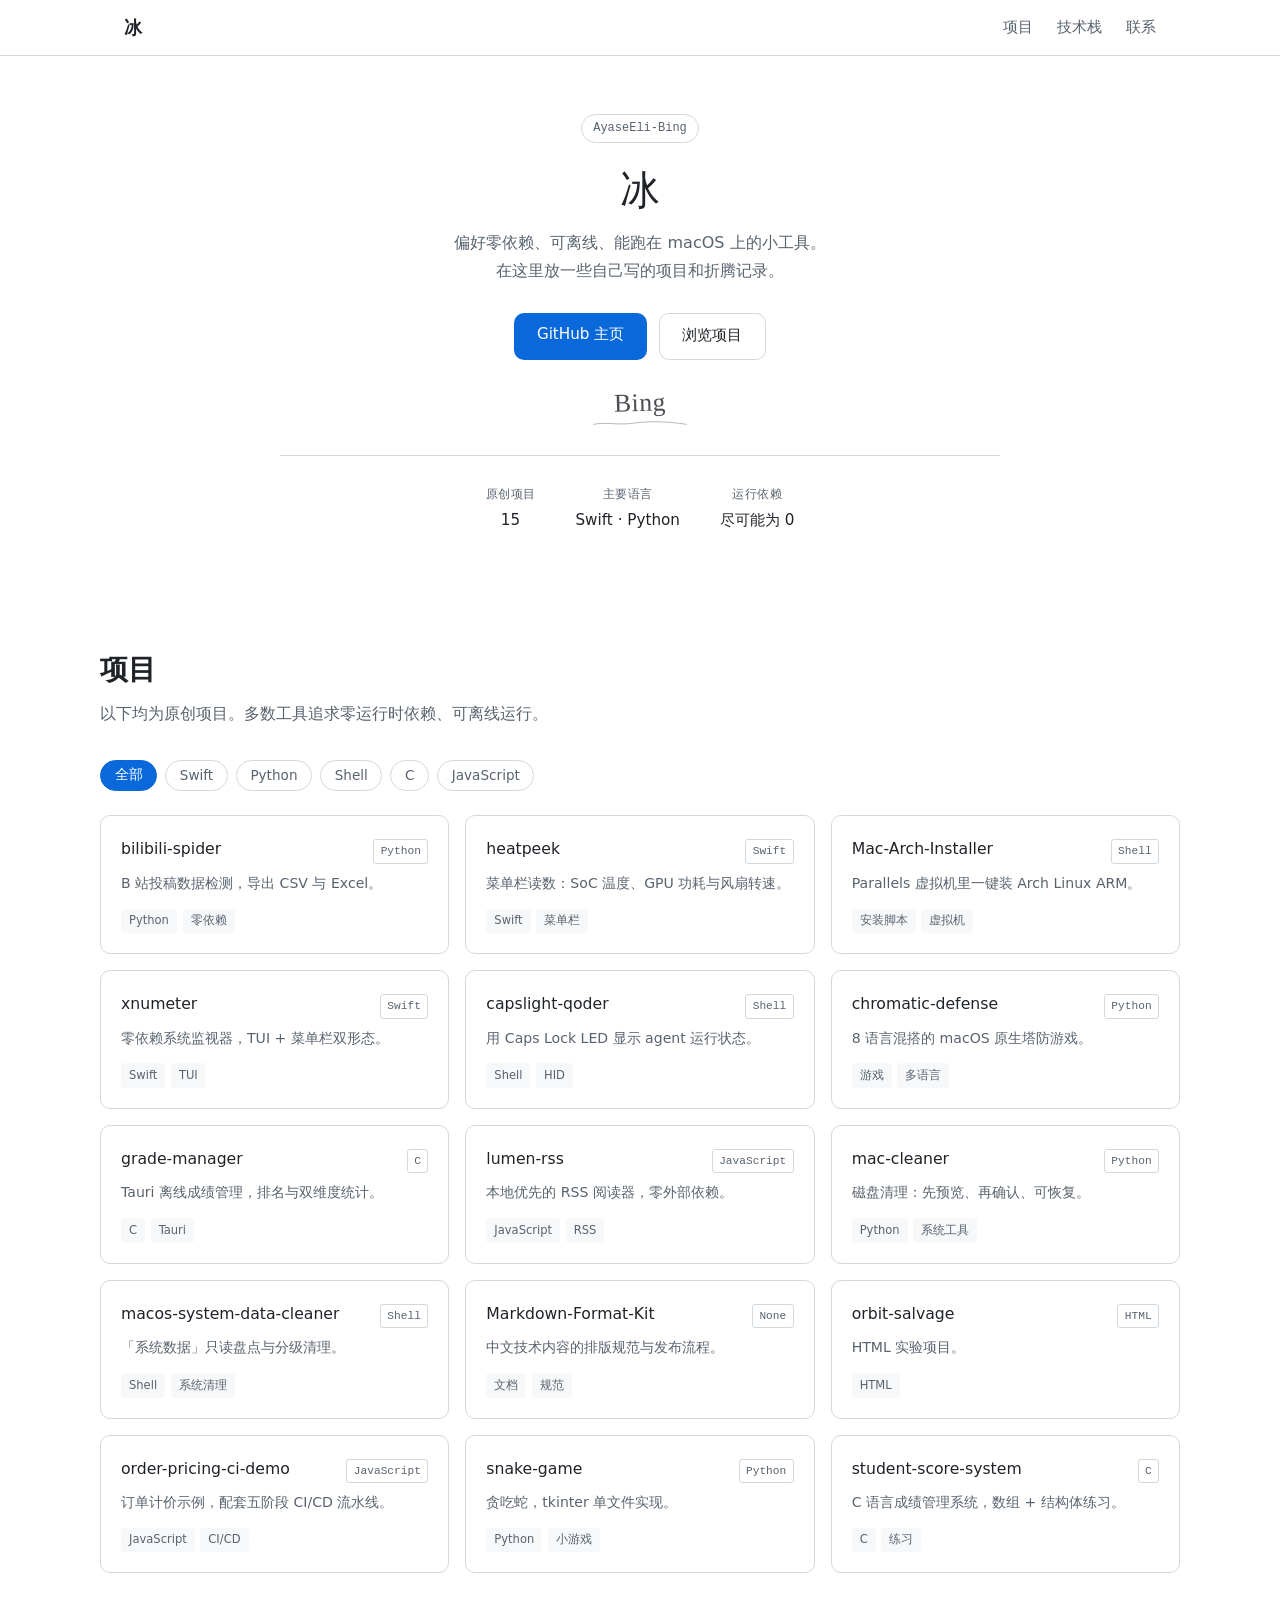
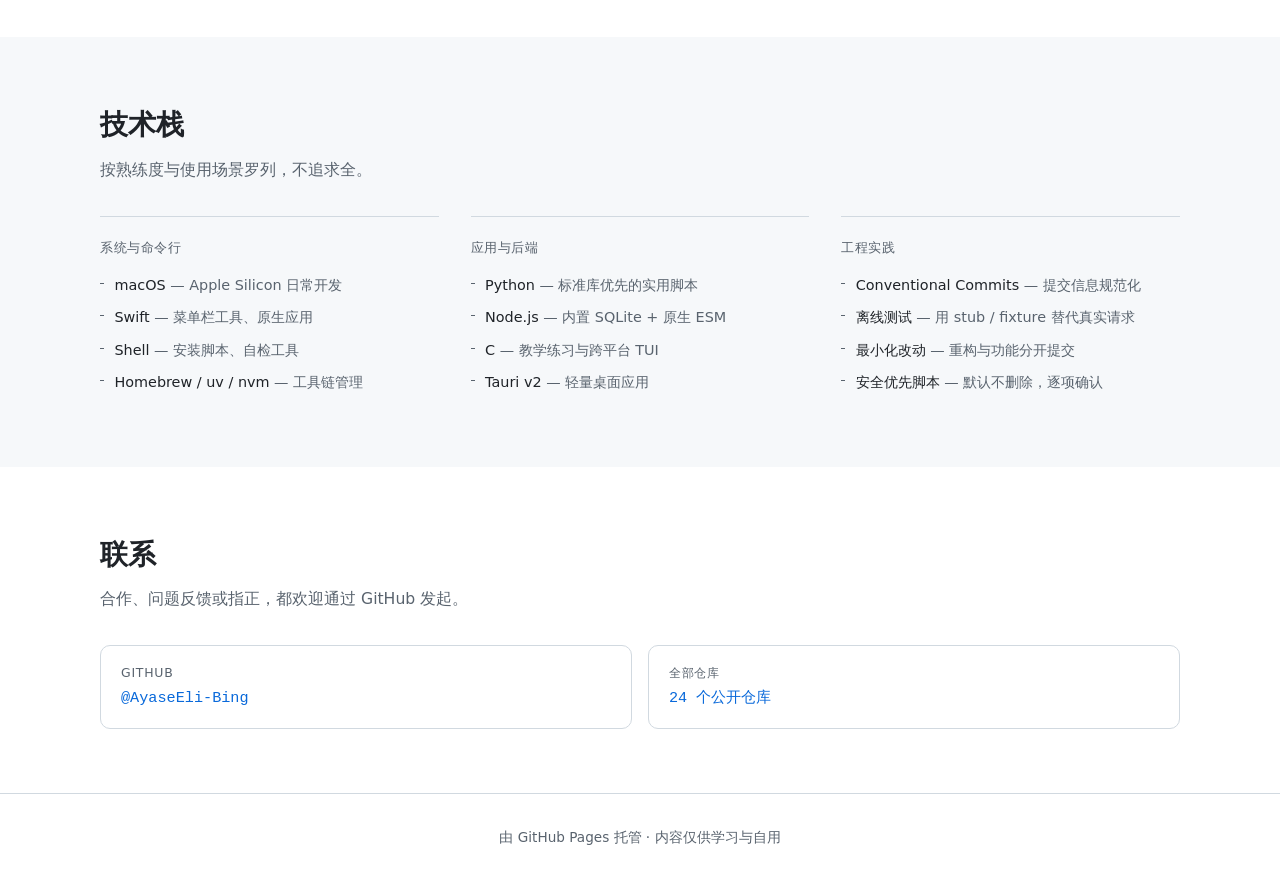
<file: index.html>
<!DOCTYPE html>
<html lang="zh-CN">
<head>
  <meta charset="UTF-8">
  <meta name="viewport" content="width=device-width, initial-scale=1.0">
  <title>冰 · AyaseEli-Bing</title>
  <meta name="description" content="冰的个人主页 —— macOS 工具、开源项目与技术笔记。">
  <link rel="stylesheet" href="./css/style.css">
</head>
<body>
  <header class="site-header">
    <nav class="nav">
      <a class="nav-brand" href="#top">冰</a>
      <div class="nav-links">
        <a href="#projects">项目</a>
        <a href="#stack">技术栈</a>
        <a href="#contact">联系</a>
      </div>
    </nav>
  </header>

  <main id="top">
    <!-- ========== Hero ========== -->
    <section class="hero">
      <div class="hero-inner">
        <div class="hero-badge">AyaseEli-Bing</div>
        <h1 class="hero-title">冰</h1>
        <p class="hero-subtitle">
          偏好零依赖、可离线、能跑在 macOS 上的小工具。<br>
          在这里放一些自己写的项目和折腾记录。
        </p>

        <div class="hero-actions">
          <a class="btn btn-primary" href="https://github.com/AyaseEli-Bing" target="_blank" rel="noopener noreferrer">GitHub 主页</a>
          <a class="btn btn-ghost" href="#projects">浏览项目</a>
        </div>

        <p class="hero-signature" aria-label="签名：Bing">
          <span class="sig-ink">Bing</span>
          <svg class="sig-underline" viewBox="0 0 120 8" aria-hidden="true" focusable="false">
            <path d="M2 5c14-3 30 1 46-1s38-4 70 1"/>
          </svg>
        </p>

        <dl class="hero-stats">
          <div class="stat">
            <dt>原创项目</dt>
            <dd id="stat-projects">15</dd>
          </div>
          <div class="stat">
            <dt>主要语言</dt>
            <dd>Swift · Python</dd>
          </div>
          <div class="stat">
            <dt>运行依赖</dt>
            <dd>尽可能为 0</dd>
          </div>
        </dl>
      </div>
    </section>

    <!-- ========== 项目 ========== -->
    <section id="projects" class="section">
      <div class="section-inner">
        <h2 class="section-title">项目</h2>
        <p class="section-desc">
          以下均为原创项目。多数工具追求零运行时依赖、可离线运行。
        </p>

        <div class="filter-bar" role="group" aria-label="按语言筛选项目">
          <button class="filter-btn is-active" data-filter="all">全部</button>
          <button class="filter-btn" data-filter="Swift">Swift</button>
          <button class="filter-btn" data-filter="Python">Python</button>
          <button class="filter-btn" data-filter="Shell">Shell</button>
          <button class="filter-btn" data-filter="C">C</button>
          <button class="filter-btn" data-filter="JavaScript">JavaScript</button>
        </div>

        <div class="project-grid" id="project-grid">
          <!-- 卡片由 js/main.js 渲染；此处为无 JS 时的兜底提示 -->
          <noscript>
            <p class="noscript-note">
              项目列表依赖 JavaScript 渲染。你可以直接浏览
              <a href="https://github.com/AyaseEli-Bing?tab=repositories" target="_blank" rel="noopener noreferrer">GitHub 仓库列表</a>。
            </p>
          </noscript>
        </div>
      </div>
    </section>

    <!-- ========== 技术栈 ========== -->
    <section id="stack" class="section section-alt">
      <div class="section-inner">
        <h2 class="section-title">技术栈</h2>
        <p class="section-desc">按熟练度与使用场景罗列，不追求全。</p>

        <div class="stack-grid">
          <article class="stack-card">
            <h3>系统与命令行</h3>
            <ul>
              <li><strong>macOS</strong> — Apple Silicon 日常开发</li>
              <li><strong>Swift</strong> — 菜单栏工具、原生应用</li>
              <li><strong>Shell</strong> — 安装脚本、自检工具</li>
              <li><strong>Homebrew / uv / nvm</strong> — 工具链管理</li>
            </ul>
          </article>

          <article class="stack-card">
            <h3>应用与后端</h3>
            <ul>
              <li><strong>Python</strong> — 标准库优先的实用脚本</li>
              <li><strong>Node.js</strong> — 内置 SQLite + 原生 ESM</li>
              <li><strong>C</strong> — 教学练习与跨平台 TUI</li>
              <li><strong>Tauri v2</strong> — 轻量桌面应用</li>
            </ul>
          </article>

          <article class="stack-card">
            <h3>工程实践</h3>
            <ul>
              <li><strong>Conventional Commits</strong> — 提交信息规范化</li>
              <li><strong>离线测试</strong> — 用 stub / fixture 替代真实请求</li>
              <li><strong>最小化改动</strong> — 重构与功能分开提交</li>
              <li><strong>安全优先脚本</strong> — 默认不删除，逐项确认</li>
            </ul>
          </article>
        </div>
      </div>
    </section>

    <!-- ========== 联系 ========== -->
    <section id="contact" class="section">
      <div class="section-inner">
        <h2 class="section-title">联系</h2>
        <p class="section-desc">
          合作、问题反馈或指正，都欢迎通过 GitHub 发起。
        </p>
        <div class="contact-links">
          <a class="contact-link" href="https://github.com/AyaseEli-Bing" target="_blank" rel="noopener noreferrer">
            <span class="contact-label">GitHub</span>
            <span class="contact-value">@AyaseEli-Bing</span>
          </a>
          <a class="contact-link" href="https://github.com/AyaseEli-Bing?tab=repositories" target="_blank" rel="noopener noreferrer">
            <span class="contact-label">全部仓库</span>
            <span class="contact-value">24 个公开仓库</span>
          </a>
        </div>
      </div>
    </section>
  </main>

  <footer class="site-footer">
    <p>由 GitHub Pages 托管 · 内容仅供学习与自用</p>
  </footer>

  <script src="./js/projects.js"></script>
  <script src="./js/main.js"></script>
</body>
</html>
</file>
<file: css/style.css>
/* ============================================================
   冰的个人主页 · 样式表
   资源路径统一用相对路径：即使将来把站点迁到子路径
   （项目站 ayaseelibing.github.io/<repo>/），也不会出现 404。
   ============================================================ */

:root {
  --bg: #ffffff;
  --bg-alt: #f6f8fa;
  --fg: #1f2328;
  --fg-muted: #59636e;
  --border: #d1d9e0;
  --accent: #0969da;
  --accent-soft: #ddf4ff;
  --radius: 10px;
  --maxw: 1080px;
  --font: -apple-system, BlinkMacSystemFont, "Segoe UI", "PingFang SC",
          "Hiragino Sans GB", "Microsoft YaHei", system-ui, sans-serif;
  --mono: ui-monospace, SFMono-Regular, "SF Mono", Menlo, Consolas, monospace;
}

/* 跟随系统深色模式 */
@media (prefers-color-scheme: dark) {
  :root {
    --bg: #0d1117;
    --bg-alt: #151b23;
    --fg: #e6edf3;
    --fg-muted: #9198a1;
    --border: #3d444d;
    --accent: #4493f8;
    --accent-soft: #121d2f;
  }
}

* { box-sizing: border-box; }

html {
  scroll-behavior: smooth;
  /* 锚点跳转时给固定导航栏留出空间，避免标题被遮挡 */
  scroll-padding-top: 4rem;
}

body {
  margin: 0;
  font-family: var(--font);
  font-size: 16px;
  line-height: 1.7;
  color: var(--fg);
  background: var(--bg);
  -webkit-font-smoothing: antialiased;
}

/* ---------- 导航 ---------- */

.site-header {
  position: sticky;
  top: 0;
  z-index: 10;
  background: color-mix(in srgb, var(--bg) 85%, transparent);
  backdrop-filter: blur(12px);
  border-bottom: 1px solid var(--border);
}

.nav {
  max-width: var(--maxw);
  margin: 0 auto;
  padding: 0.75rem 1.5rem;
  display: flex;
  align-items: center;
  justify-content: space-between;
}

.nav-brand {
  font-weight: 700;
  font-size: 1.15rem;
  color: var(--fg);
  text-decoration: none;
  letter-spacing: 0.05em;
}

.nav-links {
  display: flex;
  gap: 1.5rem;
}

.nav-links a {
  color: var(--fg-muted);
  text-decoration: none;
  font-size: 0.95rem;
  transition: color 0.15s;
}

.nav-links a:hover { color: var(--accent); }

/* ---------- Hero ---------- */

.hero {
  padding: 3.5rem 1.5rem 3rem;
  text-align: center;
}

.hero-inner { max-width: 720px; margin: 0 auto; }

.hero-badge {
  display: inline-block;
  font-family: var(--mono);
  font-size: 0.75rem;
  color: var(--fg-muted);
  background: transparent;
  border: 1px solid var(--border);
  padding: 0.2rem 0.7rem;
  border-radius: 999px;
  margin-bottom: 1.5rem;
}

.hero-title {
  font-size: 2.5rem;
  margin: 0 0 1rem;
  line-height: 1.15;
  letter-spacing: 0.01em;
  font-weight: 500;
}

.hero-subtitle {
  color: var(--fg-muted);
  font-size: 1rem;
  margin: 0 0 1.75rem;
  line-height: 1.75;
}

.hero-actions {
  display: flex;
  gap: 0.75rem;
  justify-content: center;
  flex-wrap: wrap;
  margin-bottom: 1.75rem;
}

/* 签名：用真实文本 + 手写体字形，比手绘 path 更清晰可读 */
.hero-signature {
  margin: 0 auto 1.75rem;
  display: inline-flex;
  flex-direction: column;
  align-items: center;
  gap: 0.1rem;
}

.sig-ink {
  font-family: "Segoe Script", "Bradley Hand", "Snell Roundhand",
               "Brush Script MT", cursive;
  font-size: 1.6rem;
  line-height: 1.2;
  color: var(--fg);
  opacity: 0.8;
  transform: rotate(-1.5deg);
  letter-spacing: 0.02em;
}

.sig-underline {
  width: 96px;
  height: 7px;
  overflow: visible;
}

.sig-underline path {
  fill: none;
  stroke: var(--fg);
  stroke-width: 1;
  stroke-linecap: round;
  opacity: 0.4;
}

.btn {
  display: inline-block;
  padding: 0.6rem 1.4rem;
  border-radius: var(--radius);
  text-decoration: none;
  font-size: 0.95rem;
  font-weight: 500;
  transition: transform 0.15s, box-shadow 0.15s, background 0.15s;
}

.btn:hover { transform: translateY(-1px); }

.btn-primary {
  background: var(--accent);
  color: #fff;
}
.btn-primary:hover { box-shadow: 0 4px 14px rgba(9, 105, 218, 0.3); }

.btn-ghost {
  border: 1px solid var(--border);
  color: var(--fg);
}
.btn-ghost:hover { border-color: var(--accent); color: var(--accent); }

.hero-stats {
  display: flex;
  justify-content: center;
  gap: 2.5rem;
  flex-wrap: wrap;
  margin: 0;
  padding-top: 1.75rem;
  border-top: 1px solid var(--border);
}

.stat { text-align: center; }
.stat dt {
  font-size: 0.75rem;
  color: var(--fg-muted);
  letter-spacing: 0.04em;
}
.stat dd {
  margin: 0.2rem 0 0;
  font-size: 0.95rem;
  font-weight: 500;
  color: var(--fg);
}

/* ---------- 区块 ---------- */

.section { padding: 4rem 1.5rem; }
.section-alt { background: var(--bg-alt); }

.section-inner { max-width: var(--maxw); margin: 0 auto; }

.section-title {
  font-size: 1.75rem;
  margin: 0 0 0.5rem;
}

.section-desc {
  color: var(--fg-muted);
  margin: 0 0 2rem;
  font-size: 0.98rem;
}

/* ---------- 筛选栏 ---------- */

.filter-bar {
  display: flex;
  gap: 0.5rem;
  flex-wrap: wrap;
  margin-bottom: 1.5rem;
}

.filter-btn {
  padding: 0.35rem 0.85rem;
  border: 1px solid var(--border);
  border-radius: 999px;
  background: transparent;
  color: var(--fg-muted);
  font-family: inherit;
  font-size: 0.85rem;
  cursor: pointer;
  transition: all 0.15s;
}

.filter-btn:hover { border-color: var(--accent); color: var(--accent); }

.filter-btn.is-active {
  background: var(--accent);
  border-color: var(--accent);
  color: #fff;
}

/* ---------- 项目卡片 ---------- */

.project-grid {
  display: grid;
  grid-template-columns: repeat(auto-fill, minmax(300px, 1fr));
  gap: 1rem;
}

.project-card {
  display: flex;
  flex-direction: column;
  padding: 1.25rem;
  border: 1px solid var(--border);
  border-radius: var(--radius);
  background: var(--bg);
  text-decoration: none;
  color: inherit;
  transition: border-color 0.15s, transform 0.15s, box-shadow 0.15s;
}

.project-card:hover {
  border-color: var(--accent);
  transform: translateY(-2px);
  box-shadow: 0 6px 20px rgba(0, 0, 0, 0.08);
}

.project-card:hover .project-name {
  color: var(--accent);
}

.project-head {
  display: flex;
  align-items: baseline;
  justify-content: space-between;
  gap: 0.75rem;
  margin-bottom: 0.5rem;
}

.project-name {
  font-weight: 500;
  font-size: 0.98rem;
  color: var(--fg);
  word-break: break-word;
}

.project-lang {
  font-family: var(--mono);
  font-size: 0.7rem;
  color: var(--fg-muted);
  border: 1px solid var(--border);
  padding: 0.1rem 0.4rem;
  border-radius: 3px;
  white-space: nowrap;
  flex-shrink: 0;
}

.project-desc {
  font-size: 0.88rem;
  color: var(--fg-muted);
  margin: 0 0 0.9rem;
  flex-grow: 1;
  line-height: 1.6;
}

.project-tags {
  display: flex;
  flex-wrap: wrap;
  gap: 0.35rem;
}

.tag {
  font-size: 0.72rem;
  color: var(--fg-muted);
  background: var(--bg-alt);
  padding: 0.15rem 0.5rem;
  border-radius: 4px;
}

.project-empty {
  grid-column: 1 / -1;
  text-align: center;
  color: var(--fg-muted);
  padding: 2.5rem 0;
}

.noscript-note {
  grid-column: 1 / -1;
  padding: 1rem;
  border: 1px solid var(--border);
  border-radius: var(--radius);
  color: var(--fg-muted);
}

/* ---------- 技术栈 ---------- */

.stack-grid {
  display: grid;
  grid-template-columns: repeat(auto-fit, minmax(260px, 1fr));
  gap: 2rem;
}

/* 无边框：靠留白与顶部细分隔线区分区块，呼应文字极简型参考 */
.stack-card {
  padding: 1.25rem 0 0;
  border: 0;
  border-top: 1px solid var(--border);
  border-radius: 0;
  background: transparent;
}

.stack-card h3 {
  margin: 0 0 0.85rem;
  font-size: 0.82rem;
  font-weight: 500;
  color: var(--fg-muted);
  letter-spacing: 0.04em;
}

.stack-card ul {
  margin: 0;
  padding-left: 0;
  list-style: none;
  font-size: 0.9rem;
  color: var(--fg-muted);
}

.stack-card li {
  margin-bottom: 0.5rem;
  padding-left: 0.9rem;
  position: relative;
}

/* 用 CSS 小圆点代替列表符号，比默认实心方块轻 */
.stack-card li::before {
  content: "";
  position: absolute;
  left: 0;
  top: 0.72em;
  width: 4px;
  height: 1px;
  background: var(--fg-muted);
}

.stack-card strong { color: var(--fg); font-weight: 500; }

/* ---------- 联系 ---------- */

.contact-links {
  display: grid;
  grid-template-columns: repeat(auto-fit, minmax(240px, 1fr));
  gap: 1rem;
}

.contact-link {
  display: flex;
  flex-direction: column;
  gap: 0.2rem;
  padding: 1rem 1.25rem;
  border: 1px solid var(--border);
  border-radius: var(--radius);
  text-decoration: none;
  transition: border-color 0.15s, transform 0.15s;
}

.contact-link:hover { border-color: var(--accent); transform: translateY(-2px); }

.contact-label {
  font-size: 0.78rem;
  color: var(--fg-muted);
  text-transform: uppercase;
  letter-spacing: 0.06em;
}

.contact-value {
  color: var(--accent);
  font-family: var(--mono);
  font-size: 0.95rem;
}

/* ---------- 页脚 ---------- */

.site-footer {
  border-top: 1px solid var(--border);
  padding: 2rem 1.5rem;
  text-align: center;
  color: var(--fg-muted);
  font-size: 0.85rem;
}

.site-footer p { margin: 0; }

/* ---------- 响应式 ---------- */

@media (max-width: 640px) {
  .hero { padding: 3.5rem 1.25rem 3rem; }
  .hero-title { font-size: 2.5rem; }
  .hero-stats { gap: 1.5rem; }
  .section { padding: 3rem 1.25rem; }
  .nav { padding: 0.75rem 1.25rem; }
  .nav-links { gap: 1rem; }
}

/* ---------- 无障碍：尊重减少动效偏好 ---------- */

@media (prefers-reduced-motion: reduce) {
  html { scroll-behavior: auto; }
  * { transition: none !important; }
}
</file>
